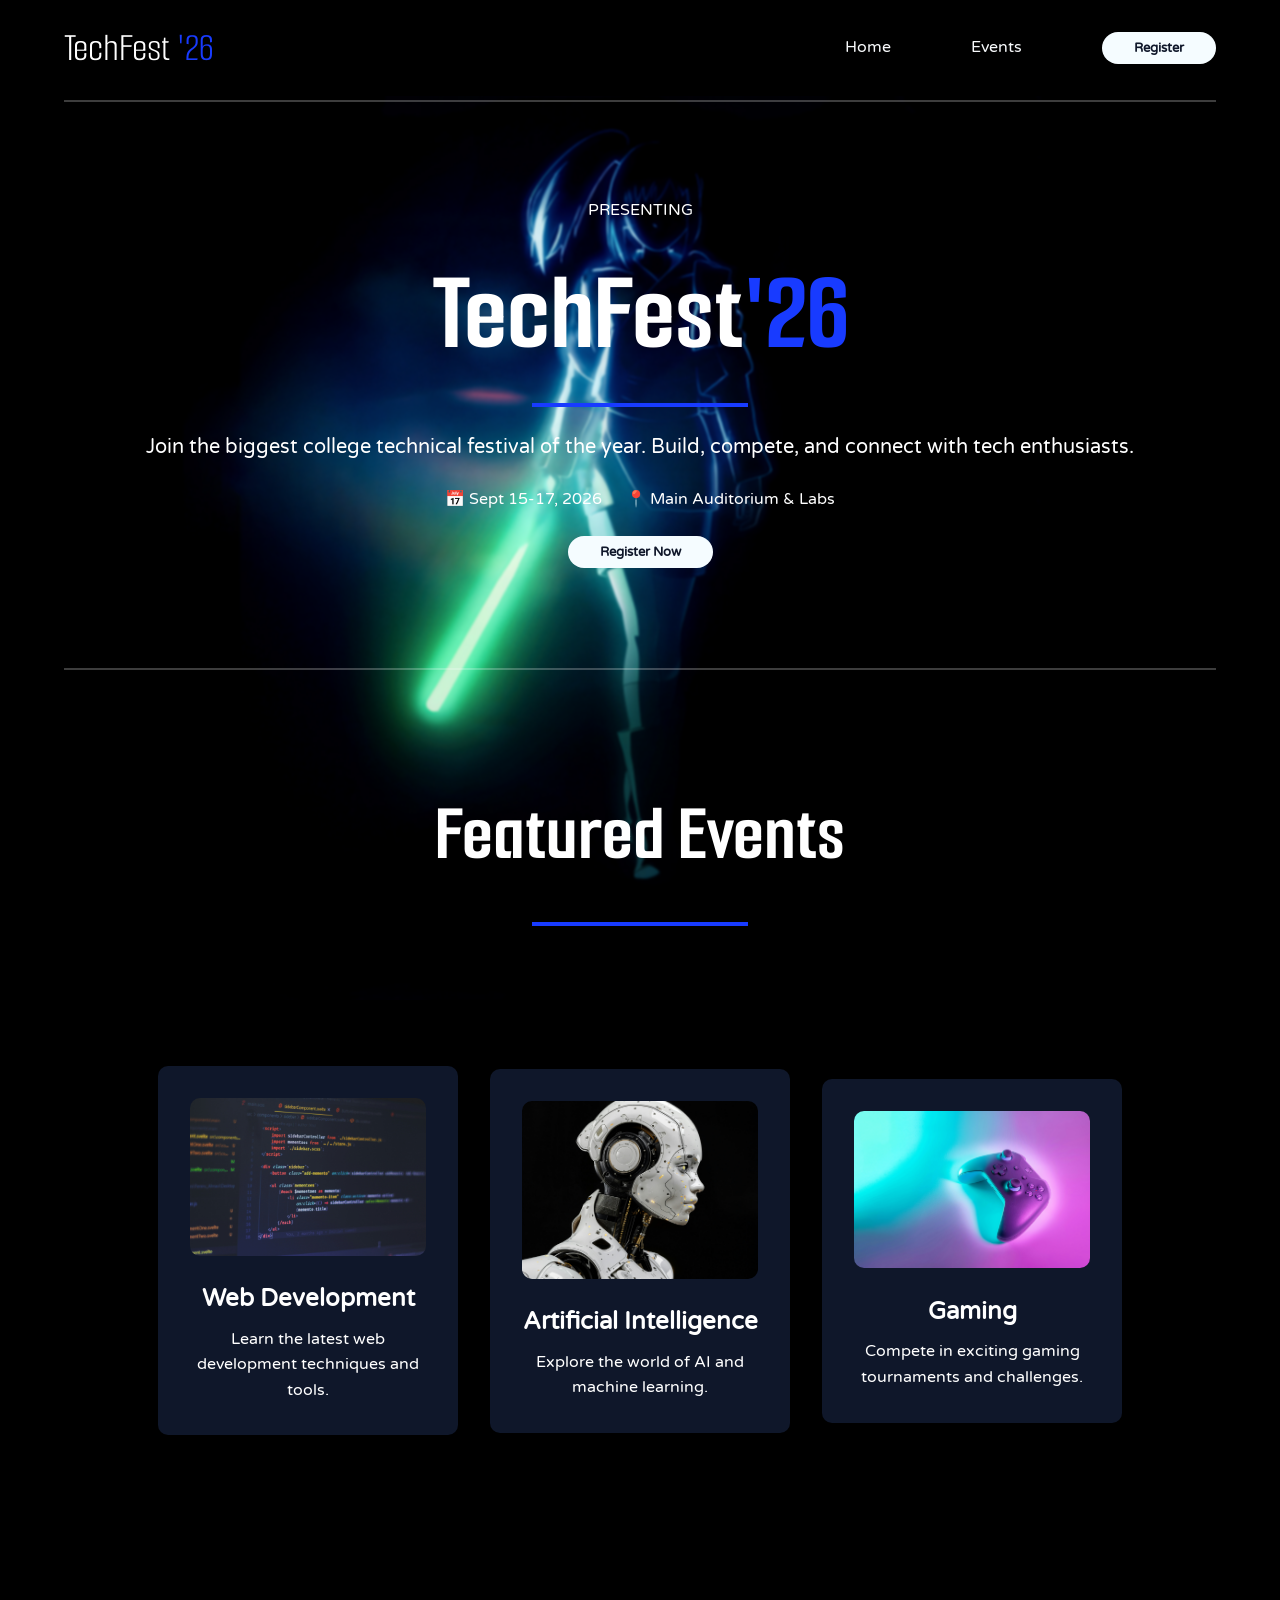
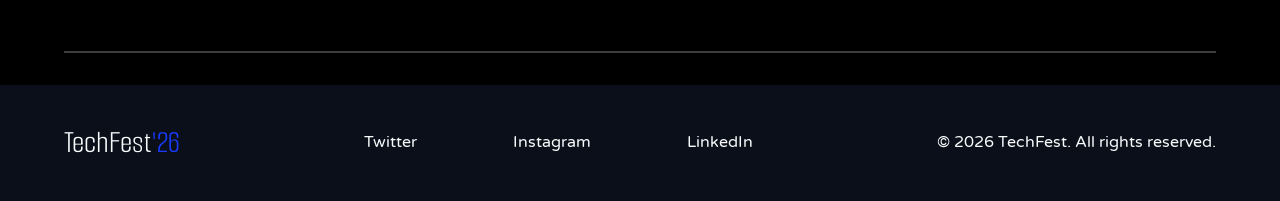
<file: Task 0/index.html>
<!DOCTYPE html>
<html lang="en">
<head>
    <meta charset="UTF-8">
    <meta name="viewport" content="width=device-width, initial-scale=1.0">
    <title>TechFest 2026</title>
    <link rel="stylesheet" href="style.css">
    
</head>
<body>
    <header class="navbar">
        <div class="logo">
            TechFest <span>'26</span>
        </div>
        <nav>
            <ul class="nav-links">
                <li><a href="#home">Home</a></li>
                <li><a href="#events">Events</a></li>
                <li><button class="btn-nav">Register</button></li>
            </ul>
        </nav>
    </header>
    <div class="divider1"></div>
    <section id="home" class="hero">
        <div class="hero-content">
            <p class="small">PRESENTING</p>
            <p class="main">TechFest<span>'26</span></p>
            <div class="divider2"></div>
            <p class="text">Join the biggest college technical festival of the year. Build, compete, and connect with tech enthusiasts.</p>
            <div class="hero-details">
                <span>📅 Sept 15-17, 2026</span>
                <span>📍 Main Auditorium & Labs</span>
            </div>
            <button class="btn-nav">
                Register Now
            </button>
        </div>
    </section>
    <div class="divider1"></div>
    <section id="events" class="events-section">
        <p class="events-heading">Featured Events</p>
        <div class="divider2"></div>
        <div class="cards">
            <div class="event-card">
                <img src="webdev.jpg" alt="Web Development">
                <h3>Web Development</h3>
                <p>Learn the latest web development techniques and tools.</p>
            </div>
            <div class="event-card">
                <img src="ai.jpg" alt="Artificial Intelligence">
                <h3>Artificial Intelligence</h3>
                <p>Explore the world of AI and machine learning.</p>
            </div>
            <div class="event-card">
                <img src="gaming.jpg" alt="Gaming">
                <h3>Gaming</h3>
                <p>Compete in exciting gaming tournaments and challenges.</p>
            </div>
        </div>
    </section>
    <div class="divider1"></div>
    <footer class="footer">
        <div class="footer-content">
            <div class="footer-brand">TechFest<span>'26</span></div>
            <div class="social-links">
                <a href="#">Twitter</a>
                <a href="#">Instagram</a>
                <a href="#">LinkedIn</a>
            </div>
            <p class="copyright">&copy; 2026 TechFest. All rights reserved.</p>
        </div>
    </footer>
</body>
</html>
</file>
<file: Task 0/style.css>
@import url('https://fonts.googleapis.com/css2?family=Smooch+Sans:wght@100..900&family=Varela+Round&display=swap');

* {
    margin: 0;
    padding: 0;
    box-sizing: border-box;
}

body {
  background-image: url("bg-image.png");
  background-color: black;
  background-size: cover;
  background-position: center;
  background-repeat: no-repeat;
  backdrop-filter: blur(1px);
  color: white;
  line-height: 1.6;
  height: 1000px;
  font-family: 'Varela Round', sans-serif;
}

.navbar {
  display: flex;
  justify-content: space-between;
  align-items: center;
  padding: 1rem 5%;
  position: sticky;
  top: 0;
  z-index: 1;
  background-color: black;
}

.logo {
  font-size: 2.5rem;
  font-family: 'Smooch Sans', sans-serif;
}

.logo span {
  color: #183bff;
}

.nav-links {
  display: flex;
  list-style: none;
  gap: 5rem;
  align-items: center;
  font-family: 'Varela Round', sans-serif;
}

.nav-links a {
  color: #f8fafc;
  text-decoration: none;
  position: relative;
}

.nav-links a::after {
  content: '';
  position: absolute;
  left: 50%;
  transform: translateX(-50%);
  bottom: -44px;
  width: 0;
  height: 4px;
  border-radius: 10px;
  background-color: #183bff;
  transition: width 0.3s ease;
}

.nav-links a:hover::after {
  width: 150%;
}

.btn-nav {
  background-color: #f5fcff;
  color: #0f172a;
  padding: 0.5rem 2rem;
  border-radius: 20px;
  font-weight: bold;
  border: none;
  font-family: 'Varela Round', sans-serif;
  transition: background-color 0.3s ease, color 0.3s ease;
  cursor: pointer;
}

.btn-nav:hover {
  background-color: #183bff;
  color: #f5fcff;
}

.hero-content {
    display: flex;
    flex-direction: column;
    align-items: center;
    padding: 100px;
}

.small {
    font-size: 1rem;
    font-family: 'Varela Round', sans-serif;
}

.main {
    font-size: 7rem;
    font-family: 'Smooch Sans', sans-serif;
    font-weight: 700;
    margin: 0;
}
.main span {
  color: #183bff;
}

.divider2 {
    width: 20%;
    margin: 0 auto;
    border: 2px solid #183bff;
    top: 420px;
    margin-bottom: 1.5rem;
}

.text {
    font-size: 1.25rem;
    text-align: center;
    margin-bottom: 1.5rem;
}

.hero-details {
    display: flex;
    gap: 1.5rem;
    justify-content: center;
    margin-bottom: 1.5rem;
}

.divider1 {
    width: 90%;
    margin: 0 auto;
    border: 0.5px solid rgba(255, 255, 255, 0.24);
    position: sticky;
    top: 100px;
}

.events-section {
    display: flex;
    flex-direction: column;
    align-items: center;
    padding: 100px;
}

.events-heading {
    font-size: 5rem;
    font-family: 'Smooch Sans', sans-serif;
    font-weight: 700;
    margin-bottom: 1.5rem;
}

.cards {
    display: flex;
    align-items: center;
    padding: 100px;
}

.event-card {
    background-color: #0f172a;
    border-radius: 10px;
    padding: 2rem;
    margin: 1rem;
    width: 300px;
    text-align: center;
    transition: transform 0.3s ease, box-shadow 0.3s ease, background-color 0.3s ease;
}

.event-card:hover {
    transform: translateY(-10px);
    box-shadow: 0 10px 20px rgba(0, 0, 0, 0.2);
    background-color: #183bff28;
    cursor: pointer;
}

.event-card h3 {
    font-size: 1.5rem;
    margin-bottom: 0.5rem;
}

.event-card img {
    width: 100%;
    height: auto;
    border-radius: 10px;
    margin-bottom: 1rem;
}

.footer-brand {
  font-family: 'Smooch Sans', sans-serif;
  font-size: 2rem;
}

.footer-brand span {
  color: #183bff;
}

.footer-content {
    display: flex;
    justify-content: space-between;
    align-items: center;
    padding: 2rem 5%;
    background-color: #0b0f19;
    color: #f8fafc;
    margin-top: 2rem;
}

.social-links {
    display: flex;
    align-items: center;
    justify-content: space-between;
    gap: 6rem;
}

.social-links a {
    color: #f8fafc;
    text-decoration: none;
    transition: color 0.3s ease;
}

.social-links a:hover {
    color: #183bff;
}

/* Width of scrollbar */
::-webkit-scrollbar {
    width: 10px;
}

/* Scrollbar track */
::-webkit-scrollbar-track {
    background: #0f0f0f;
}

/* Scrollbar thumb */
::-webkit-scrollbar-thumb {
    background: #183bff;
    border-radius: 10px;
}

/* Hover effect */
::-webkit-scrollbar-thumb:hover {
    background: #38bdf8;
}
</file>
